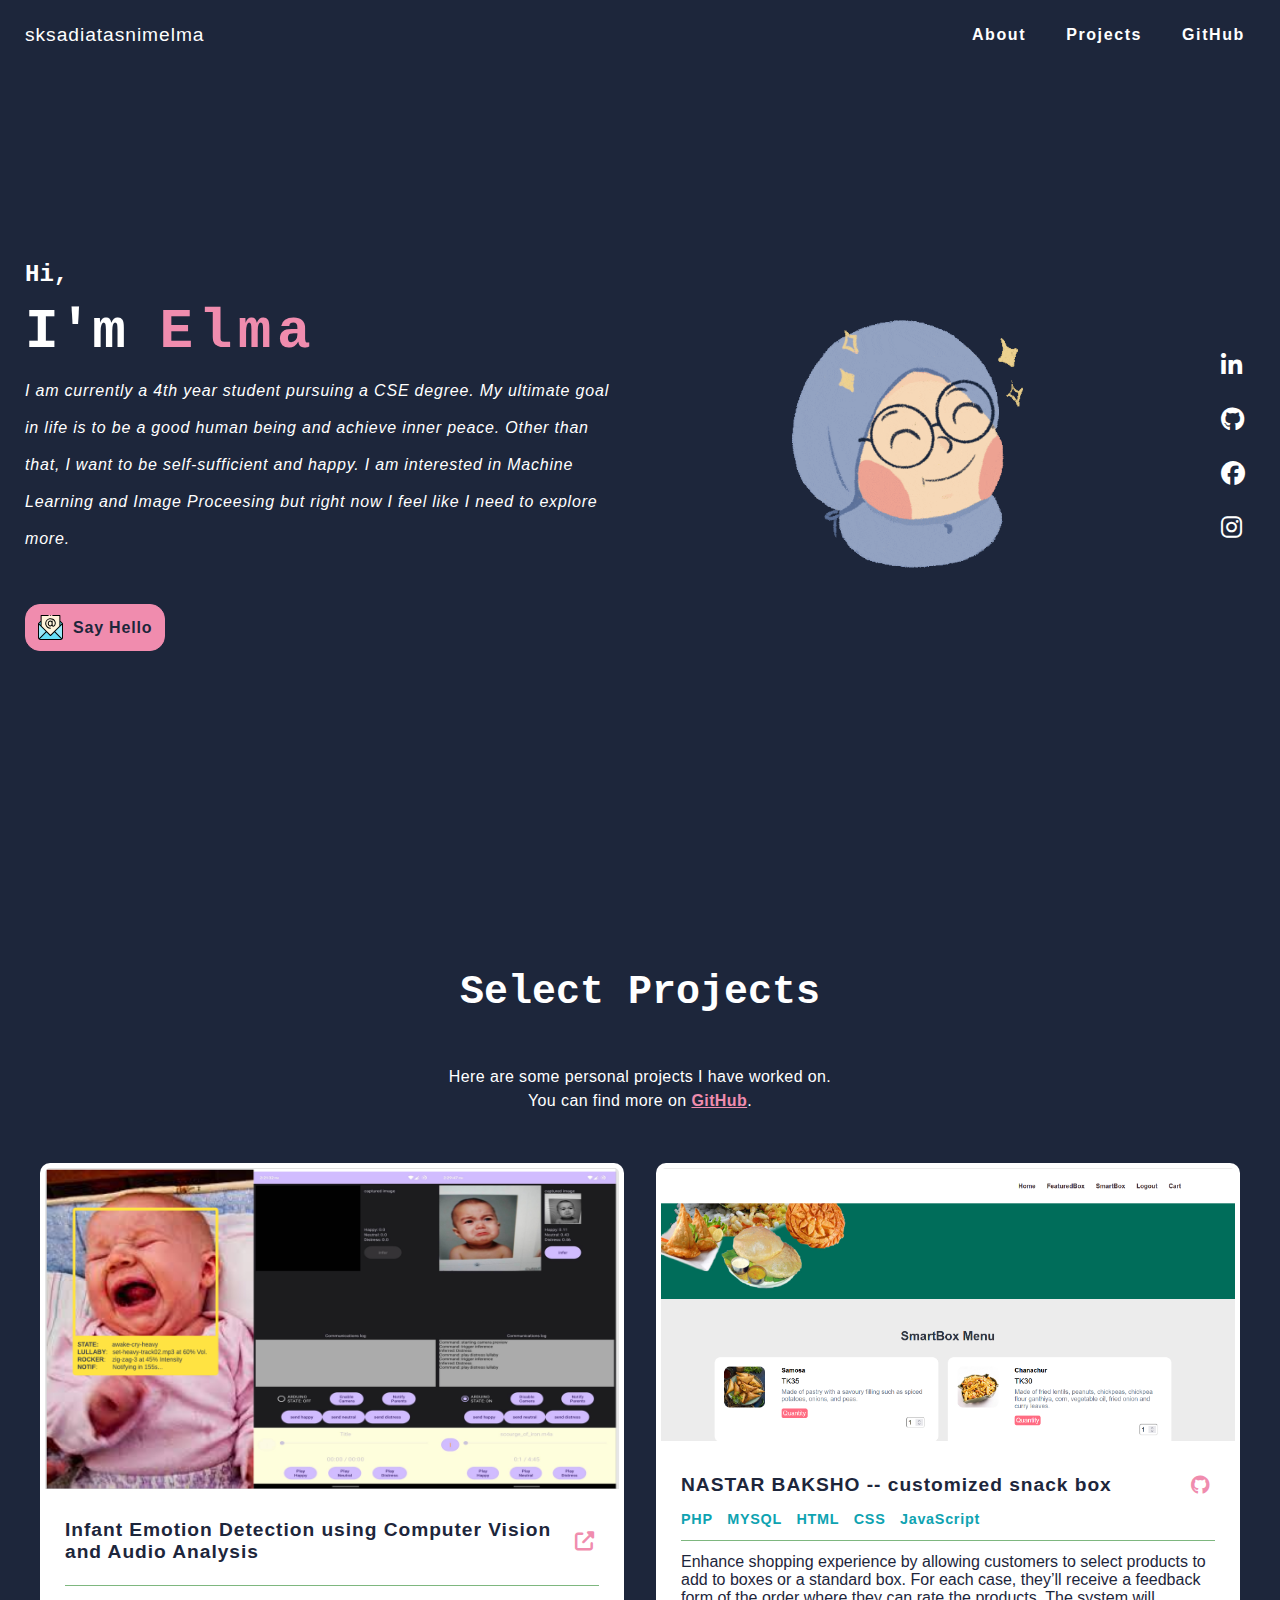
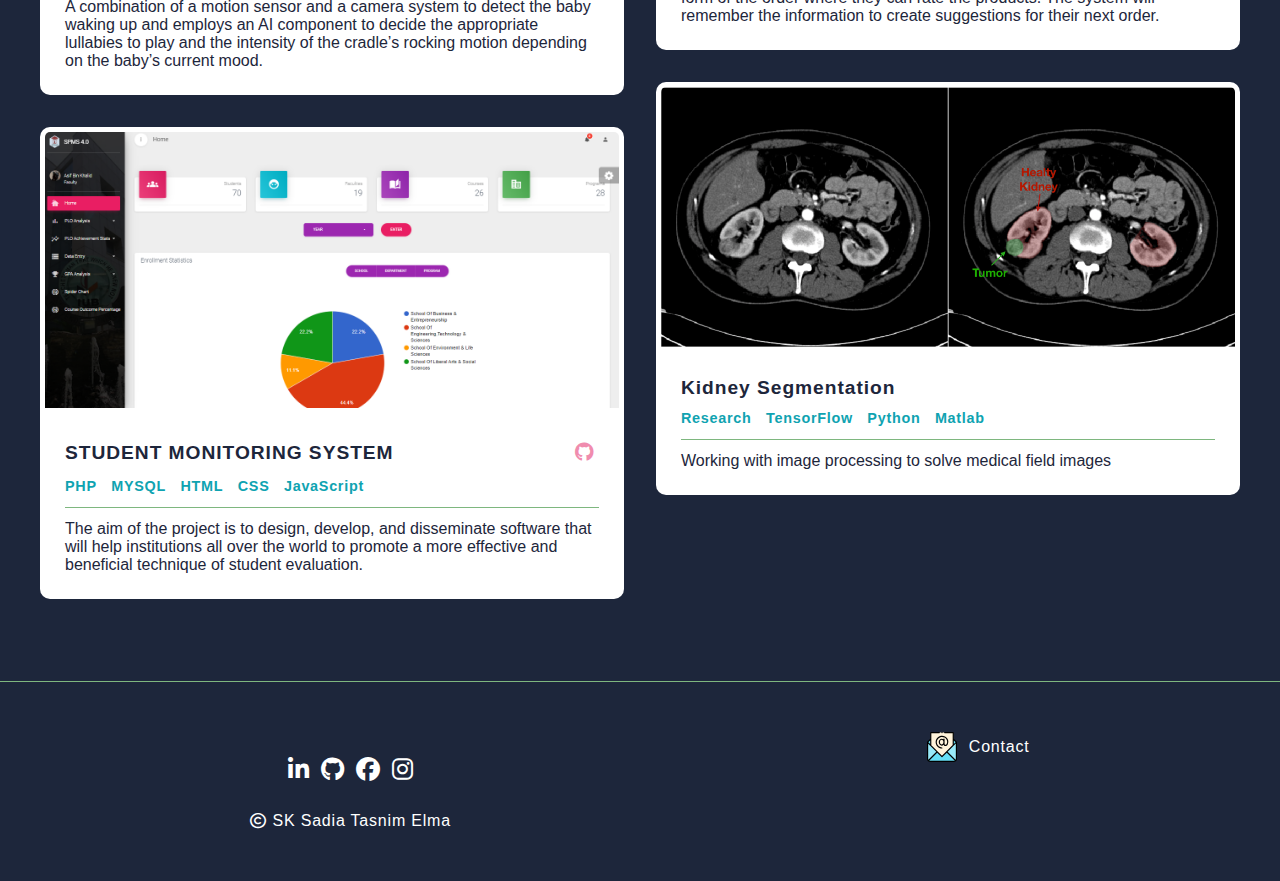
<file: index.html>
<!DOCTYPE html>
<html lang="en">

    <head>
        <title>SK Sadia Tasnim Elma</title>
        <meta charset="UTF-8">
        <link rel="stylesheet"
            href="https://cdnjs.cloudflare.com/ajax/libs/font-awesome/6.2.1/css/all.min.css" />

        <link rel="stylesheet" href="./css/main.css" type="text/css">
        <link rel="stylesheet" href="./css/header.css" type="text/css">
        <link rel="stylesheet" href="./css/home.css" type="text/css">
        <link rel="stylesheet" href="./css/projects.css" type="text/css">
        <link rel="stylesheet" href="./css/footer.css" type="text/css">
    </head>

    <body>
        <header class="header">
            <a href="" class="header-logo">sksadiatasnimelma</a>
            <nav class="nav">
                <div class="toggle"><i class="fas fa-bars"></i></div>
                <ul class="nav-menu">
                    <li class="nav-item"><a href="index.html">About</a></li>
                    <li class="nav-item"><a href="assignment.html">Projects</a></li>
                    <li class="nav-item"><a href="https://github.com/Elma17">GitHub</a>
                    </li>
                </ul>
            </nav>
        </header>

        <main class="main-container home-section">
            <section id="home">
                <div class="landing-page-details">
                    <h1 class="small-title">Hi,</h1>
                    <h2 class="big-title">I'm <span class="my-name pink">Elma</span></h2>
                    <h3 class="medium-title"><em>I am currently a 4th year student pursuing a CSE degree.
                         My ultimate goal in life is to be a good human being and achieve inner peace.
                          Other than that, I want to be self-sufficient and happy. I am interested in Machine Learning and Image Proceesing
                           but right now I feel like I need to explore more.
                       </em></h3>
                    
                     <div class="cta-container email-container">
                        <a href="mailto:sksadiatasnim460@gmail.com" class="cta email-button">
                            <img src="./img/email.svg" alt="Email Icon">
                            <span>Say Hello</span>
                        </a>
                    </div> 
                </div>
                <div class="art-me">
                    <img src="./img/hijab.gif"
                        alt="Icon of me and Coconut. Art credits to @wynn.draws">
                </div>
                <div class="landing-page-socials">
                    <ul>
                        <li class="social-link">
                            <a href="https://github.com/Elma17/" aria-label="LinkedIn"
                                target="_blank">
                                <i class="fa-brands fa-linkedin-in"></i>
                            </a>
                        </li>
                        <li class="social-link">
                            <a href="https://www.linkedin.com/in/sk-sadia-tasnim-elma/" aria-label="GitHub"
                                target="_blank">
                                <i class="fa-brands fa-github"></i>
                            </a>
                        </li>
                        <li class="social-link">
                            <a href="https://www.facebook.com/sksadiatasnim.e/" aria-label="Facebook"
                                target="_blank">
                                <i class="fa-brands fa-facebook"></i>
                            </a>
                        </li>
                        <li class="social-link">
                            <a href="https://www.instagram.com/tenko_satsuki/" aria-label="Instagram"
                                target="_blank">
                                <i class="fa-brands fa-instagram"></i>
                            </a>
                        </li>
                    </ul>
                </div>
            </section>
            <section class="projects" id="select-projects">
                <h2>Select Projects</h2>
                <p class="section-description">
                    Here are some personal projects I have worked on.<br>
                    You can find more on <a class="hyperlink"
                        href="https://github.com/Elma17">GitHub</a>.
                </p>
                <div class="project-cards-container">
                    <div class="card">
                        <img src="./img/project-preview/cradle3.png"
                            alt="Project Preview Screenshot" class="card-preview-img">
                        <div class="card-info">
                            <div class="title-and-links">
                                <span class="project-title">
                                    Infant Emotion Detection using Computer Vision and Audio Analysis
                                </span>
                                <div class="project-links">
                                    <a href="https://treedweller98.github.io/CradleSite/">
                                        <i class="fas fa-external-link-alt"></i>
                                   
                                </div>
                            </div>
                            <div class="project-skills">
                                
                            </div>
                            <p class="project-description">
                                 <a class="hyperlink"></a>
                                 A combination of a motion sensor and a camera system to detect the baby waking up
                                 and employs an AI component to decide the appropriate lullabies to play and the
                                 intensity of the cradle’s rocking motion depending on the baby’s current mood.
                                </a>
                            </p>
                        </div>
                    </div>
                    <div class="card">
                        <img src="./img/project-preview/faculty_dashboard.png"
                            alt="Project Preview Screenshot" class="card-preview-img">
                        <div class="card-info">
                            <div class="title-and-links">
                                <span class="project-title">
                                    STUDENT MONITORING SYSTEM
                                </span>
                                <div class="project-links">
                                   <!-- <a href="">-->
                                        <i class="fas fa-external-link-alt"></i>
                                    </a>
                                    <a href="https://github.com/Elma17/StudentMonitoringSystem">
                                        <i class="fab fa-github"></i>
                                    </a>
                                </div>
                            </div>
                            <div class="project-skills">
                                <span>PHP</span>
                                <span>MYSQL</span>
                                <span>HTML</span>
                                <span>CSS</span>
                                <span>JavaScript</span>
                            </div>
                            <p class="project-description">
                                The aim of the project is to design, develop, and disseminate software that will help
                                institutions all over the world to promote a more effective and beneficial technique of
                                student evaluation.
                            </p>
                        </div>
                    </div>
                    <div class="card">
                        <img src="./img/project-preview/nastarbaksho.png"
                            alt="Project Preview Screenshot" class="card-preview-img">
                        <div class="card-info">
                            <div class="title-and-links">
                                <span class="project-title">
                                    NASTAR BAKSHO -- customized snack box
                                </span>
                                <div class="project-links">
                                   
                                    <a
                                        href="https://github.com/Elma17/NastarBaksho/">
                                        <i class="fa-brands fa-github"></i>
                                    </a>
                                </div>
                            </div>
                            <div class="project-skills">
                                <span>PHP</span>
                                <span>MYSQL</span>
                                <span>HTML</span>
                                <span>CSS</span>
                                <span>JavaScript</span>
                            </div>
                            <p class="project-description">
                                Enhance shopping experience by allowing customers to select 
                                products to add to boxes or a standard box. For each case, they’ll receive
                                 a feedback form of the order where they can rate the products. The system will 
                                 remember the information to create suggestions for their next order.
                            </p>
                        </div>
                    </div>
                    <div class="card">
                        <img src="./img/project-preview/kidney.png"
                            alt="Project Preview Screenshot" class="card-preview-img">
                        <div class="card-info">
                            <div class="title-and-links">
                                <span class="project-title">
                                    Kidney Segmentation 
                                </span>
                              
                            </div>
                            <div class="project-skills">
                                <span>Research</span>
                                <span>TensorFlow</span>
                                <span>Python</span>
                                <span>Matlab</span>
                            </div>
                            <p class="project-description">
                                Working with image processing to solve medical field images
                            </p>
                        </div>
                    </div>
                    
            </section>
        </main>

        <footer class="footer-container">
            <div class="footer">
                <div class="footer-column">
                   
                    <div class="socials">
                        <ul>
                            <li class="social-link">
                                <a href="https://www.linkedin.com/in/sk-sadia-tasnim-elma/"
                                    aria-label="LinkedIn" target="_blank">
                                    <i class="fa-brands fa-linkedin-in"></i>
                                </a>
                            </li>
                            <li class="social-link">
                                <a href="https://github.com/Elma17" aria-label="GitHub"
                                    target="_blank">
                                    <i class="fa-brands fa-github"></i>
                                </a>
                            </li>
                            <li class="social-link">
                                <a href="https://www.facebook.com/sksadiatasnim.e/" aria-label="Facebook"
                                    target="_blank">
                                    <i class="fa-brands fa-facebook"></i>
                                </a>
                            </li>
                            <li class="social-link">
                                <a href="https://www.instagram.com/tenko_satsuki/" aria-label="Instagram"
                                    target="_blank">
                                    <i class="fa-brands fa-instagram"></i>
                                </a>
                            </li>
                        </ul>
                    </div>
                    <span class="copyright"><i class="fa-regular fa-copyright"></i> SK Sadia Tasnim Elma
                    </span>
                </div>
              
            
                <div class="footer-column">
                 <a href="mailto:sksadiatasnim460@gmail.com" class="footer-button">
                        <img src="./img/email.svg" alt="Email Icon">
                        Contact
                    </a>
                </div>
            </div>
        </footer>

        <script src="./js/main.js"></script>
    </body>

</html>
</file>
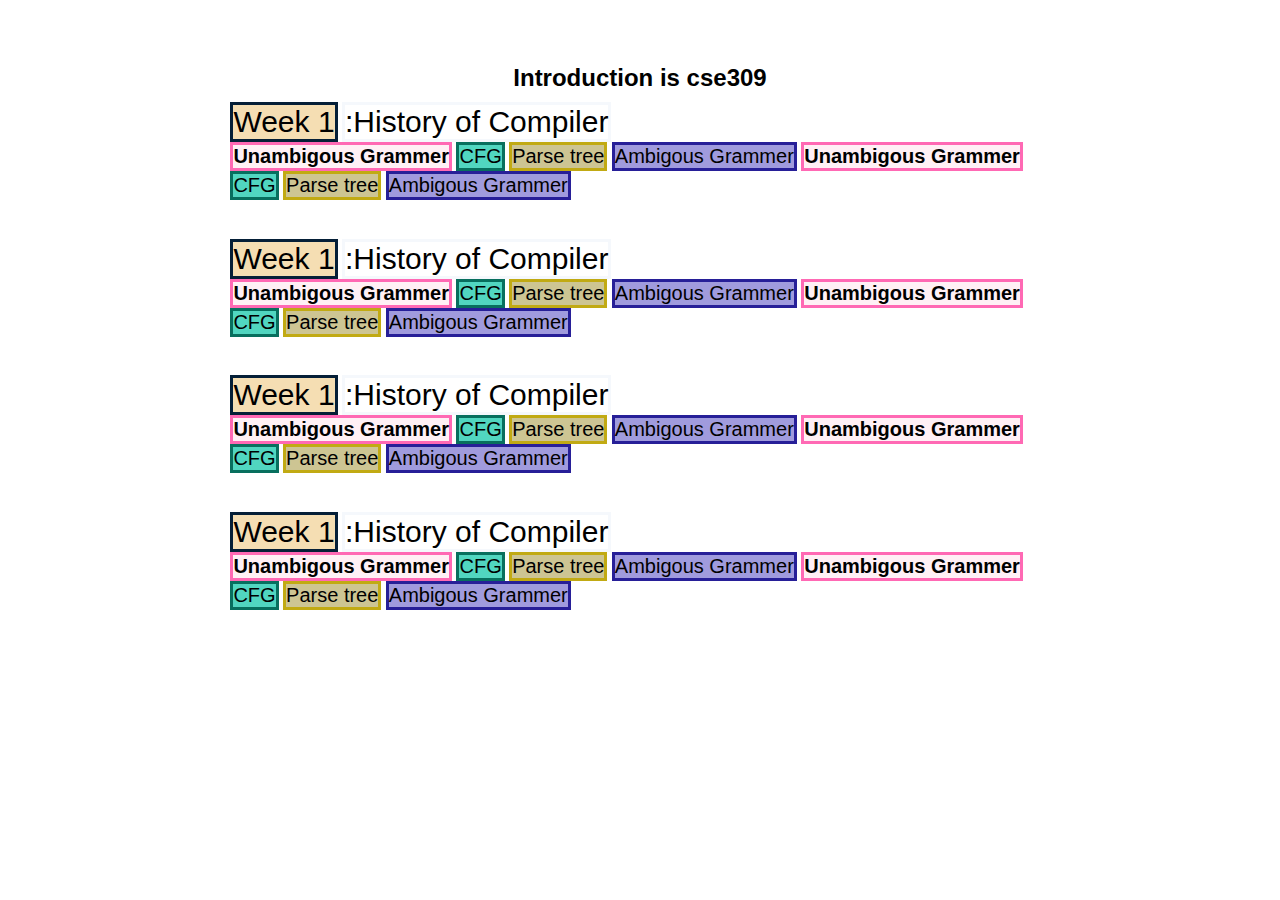
<file: assignment.html>
<!DOCTYPE html>
<html lang="en">
<head>
    <meta charset="UTF-8">
    <!-- Important to make website responsive -->
    <meta name="viewport" content="width=device-width, initial-scale=1.0">
    <title>web assignment</title>

    <!-- Link our CSS file -->
    <link rel="stylesheet" href="style.css">
</head>


    <!-- CAtegories Section Starts Here -->
    <section class="categories">
        <div class="container">
            <h2 class="text-center">Introduction is cse309</h2>
            
            
               <diV
               class = "container">
                <p class="text-right">Week 1</p>
                <p2> :History of Compiler</p2>
              
    
                <br>
        
                    <strong>Unambigous Grammer</strong>
                    <strong1>CFG</strong1>
                    <strong2>Parse tree</strong2>
                    <strong3>Ambigous Grammer</strong3>
                    <strong>Unambigous Grammer</strong>
                    <strong1>CFG</strong1>
                    <strong2>Parse tree</strong2>
                    <strong3>Ambigous Grammer</strong3>
                </div>

                <diV  class = "container">
                <br>
                 <p class="text-right">Week 1</p>
                 <p2> :History of Compiler</p2>
               
     
                 <br>
         
                     <strong>Unambigous Grammer</strong>
                     <strong1>CFG</strong1>
                     <strong2>Parse tree</strong2>
                     <strong3>Ambigous Grammer</strong3>
                     <strong>Unambigous Grammer</strong>
                     <strong1>CFG</strong1>
                     <strong2>Parse tree</strong2>
                     <strong3>Ambigous Grammer</strong3>
                 </div>

                 <diV  class = "container">
                    <br>
                     <p class="text-right">Week 1</p>
                     <p2> :History of Compiler</p2>
                   
         
                     <br>
             
                         <strong>Unambigous Grammer</strong>
                         <strong1>CFG</strong1>
                         <strong2>Parse tree</strong2>
                         <strong3>Ambigous Grammer</strong3>
                         <strong>Unambigous Grammer</strong>
                         <strong1>CFG</strong1>
                         <strong2>Parse tree</strong2>
                         <strong3>Ambigous Grammer</strong3>
                     </div>
                     <diV  class = "container">
                        <br>
                         <p class="text-right">Week 1</p>
                         <p2> :History of Compiler</p2>
                       
             
                         <br>
                 
                             <strong>Unambigous Grammer</strong>
                             <strong1>CFG</strong1>
                             <strong2>Parse tree</strong2>
                             <strong3>Ambigous Grammer</strong3>
                             <strong>Unambigous Grammer</strong>
                             <strong1>CFG</strong1>
                             <strong2>Parse tree</strong2>
                             <strong3>Ambigous Grammer</strong3>
                         </div>
                </div> 
        
        
            <div class="clearfix"></div>
        </div>
    </section>


</body>
</html>
</file>
<file: css/main.css>
* {
    margin: 0;
    padding: 0;
    box-sizing: border-box;
    font-family: 'Nunito', sans-serif;
    font-size: 16px;
    font-weight: 400;
    color: #FFFFFF;
    scroll-behavior: smooth;
}

body {
    background-color: #1D263B;
}

h1, h2, h3 {
    font-family: 'Fira Mono', monospace;
}

h2 {
    margin: 0 auto;
    text-align: center;
    font-size: 1.75em;
    font-weight: 700;
}

h3 {
    margin: 0 auto;
    text-align: center;
    font-size: 1.4em;
    font-weight: 700;
    letter-spacing: 0.1em;
}

a, span {
    font-family: inherit;
    font-size: inherit;
    font-weight: inherit;
}

.green {
    color: #7EB77F;
}

.bold {
    font-weight: 700;
}

.pink {
    font-family: inherit;
    font-size: inherit;
    font-weight: inherit;
    color: #F08CAE;
}

ul {
    list-style-type: none;
}

.social-link a i {
    transition: all 0.2s ease;
}

.social-link a i:hover {
    color: #F08CAE;
}

.main-container {
    margin: 0 auto;
    padding: 0 25px;
    text-align: center;
    max-width: 1600px;
}

section {
    margin: 0 auto;
    display: flex;
    flex-direction: column;
    justify-content: center;
    text-align: left;
    padding-top: 8vh;
}

section .hyperlink {
    color: #F08CAE;
    font-weight: 700;
    text-decoration: underline;
    transition: all 0.2s ease;
}

section .hyperlink:hover {
    color: #7EB77F;
}

.section-description {
    margin: 50px auto 0 auto;
    text-align: center;
    max-width: 1000px;
    line-height: 1.5em;
    letter-spacing: 0.025em;
}

.page-title {
    margin: 0 auto;
    display: flex;
    justify-content: center;
    align-items: center;
}

.page-title img {
    height: 40px;
    width: auto;
    margin-right: 20px;
}

@media only screen and (min-width: 768px) {
    h2 {
        font-size: 2.5em;
    }
    h3 {
        font-size: 2em;
    }
}
</file>
<file: css/header.css>
a {
    text-decoration: none;
}

header {
    margin: 0 auto;
    width: 100%;
    max-width: 1600px;
    display: flex;
    flex-direction: row;
    justify-content: space-between;
    text-align: center;
    align-items: center;
    height: 70px;
    padding: 0 15px;
    z-index: 2;
    background-color: #1D263B;
}

.header-logo {
    padding: 10px;
    font-size: 1.2em;
    letter-spacing: 0.05em;
}

.nav-menu {
    list-style-type: none;
    position: absolute;
    display: flex;
    justify-content: space-evenly;
    flex-direction: column;
    align-items: center;
    left: 0;
}

.nav-item {
    text-align: center;
    display: none;
}

.nav-item a {
    display: block;
    padding: 20px;
    font-weight: 700;
    width: 100vw;
    letter-spacing: 0.1em;
    transition: all 0.2s ease;
    color: #1D263B;
}

.nav-item a:hover, .nav-item a:focus {
    color: #F08CAE;
    text-decoration: underline;
}

.active {
    background-color: white;
}

.active .nav-item {
    display: block;
}

.toggle {
    padding: 1.1em;
}

.toggle i {
    font-size: 2em;
}

@media only screen and (min-width: 768px) {
    .nav {
        display: flex;
        text-align: center;
        justify-content: space-between;
        align-items: center;
    }
    .nav-menu {
        position: relative;
        align-items: center;
        flex-direction: row;
        background-color: #1D263B;
        height: fit-content;
        height: -moz-fit-content;
    }
    .nav-item {
        position: relative;
        display: block;
        width: fit-content;
        width: -moz-fit-content;
        margin: 0;
    }
    .nav-item a {
        width: fit-content;
        width: -moz-fit-content;
        color: #FFFFFF;
    }
    .toggle {
        display: none;
    }
}
</file>
<file: css/home.css>
.main-container {
    margin: -100px auto 0 auto;
}

/* --- LANDING PAGE --- */

#home {
    margin: 0 auto;
    display: flex;
    flex-direction: column;
    align-items: center;
    justify-content: space-between;
    min-height: 100vh;
}

.landing-page-details {
    margin: auto 0;
    display: flex;
    flex-direction: column;
    justify-content: center;
}

.landing-page-socials ul {
    display: flex;
    flex-direction: row;
    margin-bottom: 20px;
}

.landing-page-socials ul li a i {
    font-size: 1.5em;
    padding: 10px;
    margin: 0 5px;
}

.small-title {
    text-align: left;
    font-size: 1.5em;
    font-weight: 700;
    margin-bottom: 0.5em;
}

.big-title {
    margin: 0;
    text-align: left;
    font-weight: 700;
    font-size: 2.75em;
    letter-spacing: 0;
}

.my-name {
    letter-spacing: 0.1em;
    font-family: 'Fira Code', monospace;
}

h3 {
    margin: 5px 0 0 0;
    text-align: left;
}

h3 em {
    color: white;
    letter-spacing: 0.05em;
}

h3 a:hover {
    color: #7EB77F;
    text-decoration: underline;
}

.short-bio {
    margin-top: 1em;
    display: flex;
    flex-direction: column;
    align-items: flex-start;
}

.short-bio p {
    margin-top: 25px;
    font-size: 1.2em;
    line-height: 1.5em;
    letter-spacing: 0.025em;
}

.cta-container {
    margin: 0 auto;
}

.cta {
    display: flex;
    text-align: center;
    align-items: center;
    width: fit-content;
    width: -moz-fit-content;
    padding: 10px 12px;
    border-radius: 15px;
    border: 1px solid #FFFFFF;
    font-weight: 700;
    letter-spacing: 0.05em;
    color: #1D263B;
    background-color: #FFFFFF;
    margin-top: 50px;
    transition: all 0.2s ease;
    cursor: pointer;
}

.cta img {
    height: 25px;
    width: 25px;
}

.cta span {
    margin-left: 10px;
    color: #1D263B;
    font-weight: 700;
}

.email-button {
    border: 1px solid #F08CAE;
    background-color: #F08CAE;
}

.cta:hover {
    border: 1px solid #7EB77F;
    background-color: #7EB77F;
    padding: 10px 20px;
}

.art-me {
    display: none;
    height: 350px;
}

.art-me img {
    height: 100%;
}

@media only screen and (min-width: 768px) {
    .big-title {
        font-size: 3.5em;
    }
    .short-bio {
        max-width: 90%;
    }
    .art-me {
        display: block;
    }
    #home {
        flex-direction: row;
    }
    .landing-page-socials ul {
        flex-direction: column;
    }
    .landing-page-socials ul li a i {
        margin: 5px 0;
    }
    .email-container {
        margin: 0;
    }
}

@media only screen and (min-width: 1000px) {
    #home {
        gap: 10%;
    }
}
</file>
<file: css/projects.css>
em {
    color: #1D263B;
}

.projects {
    padding-top: 100px;
    max-width: 1200px;
}

.project-cards-container {
    margin-top: 50px;
    height: fit-content;
    height: -moz-fit-content;
}

.card {
    display: inline-flex;
    flex-direction: column;
    color: #1D263B;
}

.card:not(:last-child) {
    margin: 0 auto 2em auto;
}

.card-preview-img {
    max-width: 100%;
    border-radius: 10px 10px 0 0;
    padding: 5px;
    background-color: white;
}

.card-info {
    padding: 25px;
    background-color: #FFFFFF;
    border-radius: 0 0 10px 10px;
}

.has-no-preview .card-info {
    border-radius: 10px;
}

.title-and-links {
    display: flex;
    justify-content: space-between;
    align-items: center;
    margin-bottom: 10px;
}

.project-title {
    font-size: 1.2em;
    font-weight: 700;
    letter-spacing: 0.05em;
    color: #1D263B;
}

.project-links {
    display: flex;
    flex-wrap: nowrap;
}

.project-links a i {
    padding: 5px;
}

.project-links a i {
    color: #F08CAE;
    font-size: 1.2em;
    transition: all 0.2s ease;
}

.project-links a i:hover {
    font-size: 1.25em;
    padding: 2px 5px;
    color: #7EB77F;
}

.project-links a:last-child {
    margin-left: 5px;
}

.project-skills {
    margin-bottom: 12px;
    padding-bottom: 12px;
    border-bottom: 1px solid #7EB77F;
}

.project-skills span {
    color: #0FA3B1;
    font-weight: 700;
    font-size: 0.9em;
    letter-spacing: 0.05em;
}

.project-skills span:not(:last-child) {
    margin-right: 10px;
}

.project-description {
    color: #1D263B;
}

@media only screen and (min-width: 768px) {
    .project-cards-container {
        column-count: 2;
        column-gap: 2em;
    }
}
</file>
<file: css/footer.css>
.footer-container {
    border-top: 1px solid #7EB77F;
    margin: 50px auto;
    padding-top: 50px;
}

.footer {
    margin: 0 auto;
    padding: 0 25px;
    display: flex;
    flex-direction: column;
    justify-content: center;
    text-align: center;
    align-items: center;
    flex-wrap: wrap;
    gap: 25px;
}

.footer-column {
    margin: 0 auto;
    display: flex;
    flex-direction: column;
    align-items: center;
    align-self: flex-start;
}

.footer-logo {
    font-size: 1.2em;
    margin-bottom: 5px;
    letter-spacing: 0.05em;
}

.socials {
    margin: 10px 0;
}

.socials ul {
    display: flex;
    flex-direction: row;
    align-items: center;
    text-align: center;
    margin: 15px 0;
}

.socials ul li:not(:last-child) {
    margin-right: 12px;
}

.socials ul li a i {
    font-size: 1.5em;
}

.copyright {
    margin-top: 5px;
    letter-spacing: 0.05em;
}

.footer-button {
    display: flex;
    text-align: center;
    align-items: center;
    letter-spacing: 0.05em;
    transition: all 0.2s ease;
}

.footer-button:hover {
    text-decoration: underline;
    color: #F08CAE;
}

.footer-button:not(:last-child) {
    margin-bottom: 25px;
}

.footer-button img {
    margin-right: 12px;
}

@media only screen and (min-width: 768px) {
    .footer {
        margin: 0 auto;
        padding: 0 25px;
        flex-direction: row;
        justify-content: space-between;
        max-width: 1600px;
    }
}
</file>
<file: style.css>
/* CSS for All */
*{
    margin: 0 0;
    padding: 0 0;
    font-family: Arial, Helvetica, sans-serif;
}
.container{
    width: 80%;
    margin: 0 auto;
    padding: 1%;
}
.img-responsive{
    width: 100%;
}
.img-curve{
    border-radius: 15px;
}

.text-right{
    text-align: right;
}
.text-center{
    text-align: center;
}
.text-center1{
    text-align: center;
    color: #ececec;
}
.text-left{
    text-align: left;
}
.text-white{
    color: white;
}

.clearfix{
    clear: both;
    float: none;
}

a{
    color: #453134;
    text-decoration: none;
}
a:hover{
    color: #ff4757;
}

.btn{
    padding: 1%;
    border: none;
    font-size: 1rem;
    border-radius: 5px;
}
.btn-primary{
    background-color: #ff6b81;
    color: white;
    cursor: pointer;
}
.btn-primary:hover{
    color: white;
    background-color: #ff4757;
}


.float-container{
    position: relative;
}
.float-text{
    position: absolute;
    bottom: 50px;
    left: 0%;
    color:black ;
}
fieldset{
    border: 1px solid white;
    margin: 5%;
    padding: 3%;
    border-radius: 5px;
}
p{
    border:3px solid rgb(5, 31, 55);
    background-color: wheat;
    display: inline-block;
    font-size: 30px;

}
p2{
    border:3px solid rgb(245, 248, 252);
    background-color:white;
    display: inline-block;
    font-size: 30px;

}
strong{
    border:3px solid hotpink;
    background-color: lavenderblush;
    display: inline-block;
    font-size: 20px;
}
strong1{
    border:3px solid rgb(8, 111, 94);
    background-color: rgb(81, 214, 192);
    display: inline-block;
    font-size: 20px;
}
strong2{
    border:3px solid rgb(193, 170, 19);
    background-color:  rgb(205, 197, 147);
    display: inline-block;
    font-size: 20px;
}
strong3{
    border:3px solid rgb(39, 31, 152);
    background-color:rgb(160, 155, 221);
    display: inline-block;
    font-size: 20px;
}


/* CSSS for navbar section */

.logo{
    width: 10%;
    float: left;
}
.menu{
    line-height: 60px;
}
.menu ul{
    list-style-type: none;
}

.menu ul li{
    display: inline;
    padding: 1%;
    font-weight: bold;
}


/* CSS for Food SEarch Section */

.food-search{
    background-image: url(../images/header.jpeg);
    background-size: cover;
    background-repeat: no-repeat;
    background-position: center;
    padding: 7% 0;
}

.food-search input[type="search"]{
    width: 50%;
    padding: 1%;
    font-size: 1rem;
    border: none;
    border-radius: 5px;
}


/* CSS for Categories */
.categories{
    padding: 4% 0;
}

.box-3{
    width: 28%;
    float: left;
    margin: 2%;
}


/* CSS for Food Menu */
.button {
    background-color: #4CAF50;
    border: none;
    color: white;
    padding: 15px 32px;
    text-align: center;
    text-decoration: none;
    display: inline-block;
    font-size: 16px;
    margin: 2px 2px;
    cursor: pointer;
  }
  label {
  font:  20px Helvetica, sans-serif;
  display: block;
  float: left;
  text-align: left;
  padding: 5px 10px 0 0;
  width: 140px;
}
  input[type=text] {
    float: right;
    width: 20px;
    font: bold 20px Helvetica, sans-serif;
    padding: 3px 0 0 0;
    text-align: center;
  }
.food-menu{
    background-color: #ececec;
    padding: 4% 0;
}
.food-menu-box{
    width: 43%;
    margin: 1%;
    padding: 2%;
    float: left;
    background-color: white;
    border-radius: 15px;
}

.food-menu-img{
    width: 20%;
    float: left;
}

.food-menu-desc{
    width: 70%;
    float: left;
    margin-left: 8%;
}

.food-price{
    font-size: 1.2rem;
    margin: 2% 0;
}
.food-detail{
    font-size: 1rem;
    color: #747d8c;
}


/* CSS for Social */
.social ul{
    list-style-type: none;
}
.social ul li{
    display: inline;
    padding: 1%;
}

/* for Order Section */
.order{
    width: 50%;
    margin: 0 auto;
}
.input-responsive2{
    float: left;
    width: 10%;
    padding: 1%;
    margin-bottom: 3%;
    border: none;
    border-radius: 5px;
    font-size: 1rem;
}
.input-responsive1{
    float: right;
    width: 10%;
    padding: 1%;
    margin-bottom: 3%;
    border: bold;
    border-radius: 5px;
    font-size: 1rem;
}
.input-responsive{
    width: 96%;
    padding: 1%;
    margin-bottom: 3%;
    border: none;
    border-radius: 5px;
    font-size: 1rem;
}
.order-label{
    margin-bottom: 1%; 
    font-weight: bold;
}
.column {
    float: left;
    width: 21.5%;
    margin: 1%;
    padding: 10px;
    height: 80px; 
  }
  font1{
    color:rgb(26, 3, 3);
 }



/* CSS for Mobile Size or Smaller Screen */

@media only screen and (max-width:768px){
    .logo{
        width: 80%;
        float: none;
        margin: 1% auto;
    }

    .menu ul{
        text-align: center;
    }

    .food-search input[type="search"]{
        width: 90%;
        padding: 2%;
        margin-bottom: 3%;
    }

    .btn{
        margin-right: 50;
        width: 91%;
        padding: 2%;
    }

    .food-search{
        padding: 10% 0;
    }

    .categories{
        padding: 20% 0;
    }
    h2{
        margin-bottom: 10%;
    }
    .box-3{
        width: 100%;
        margin: 4% auto;
    }

    .food-menu{
        padding: 20% 0;
    }

    .food-menu-box{
        width: 90%;
        padding: 5%;
        margin-bottom: 5%;
    }
    .social{
        padding: 5% 0;
    }
    .order{
        width: 100%;
    }
}
</file>
